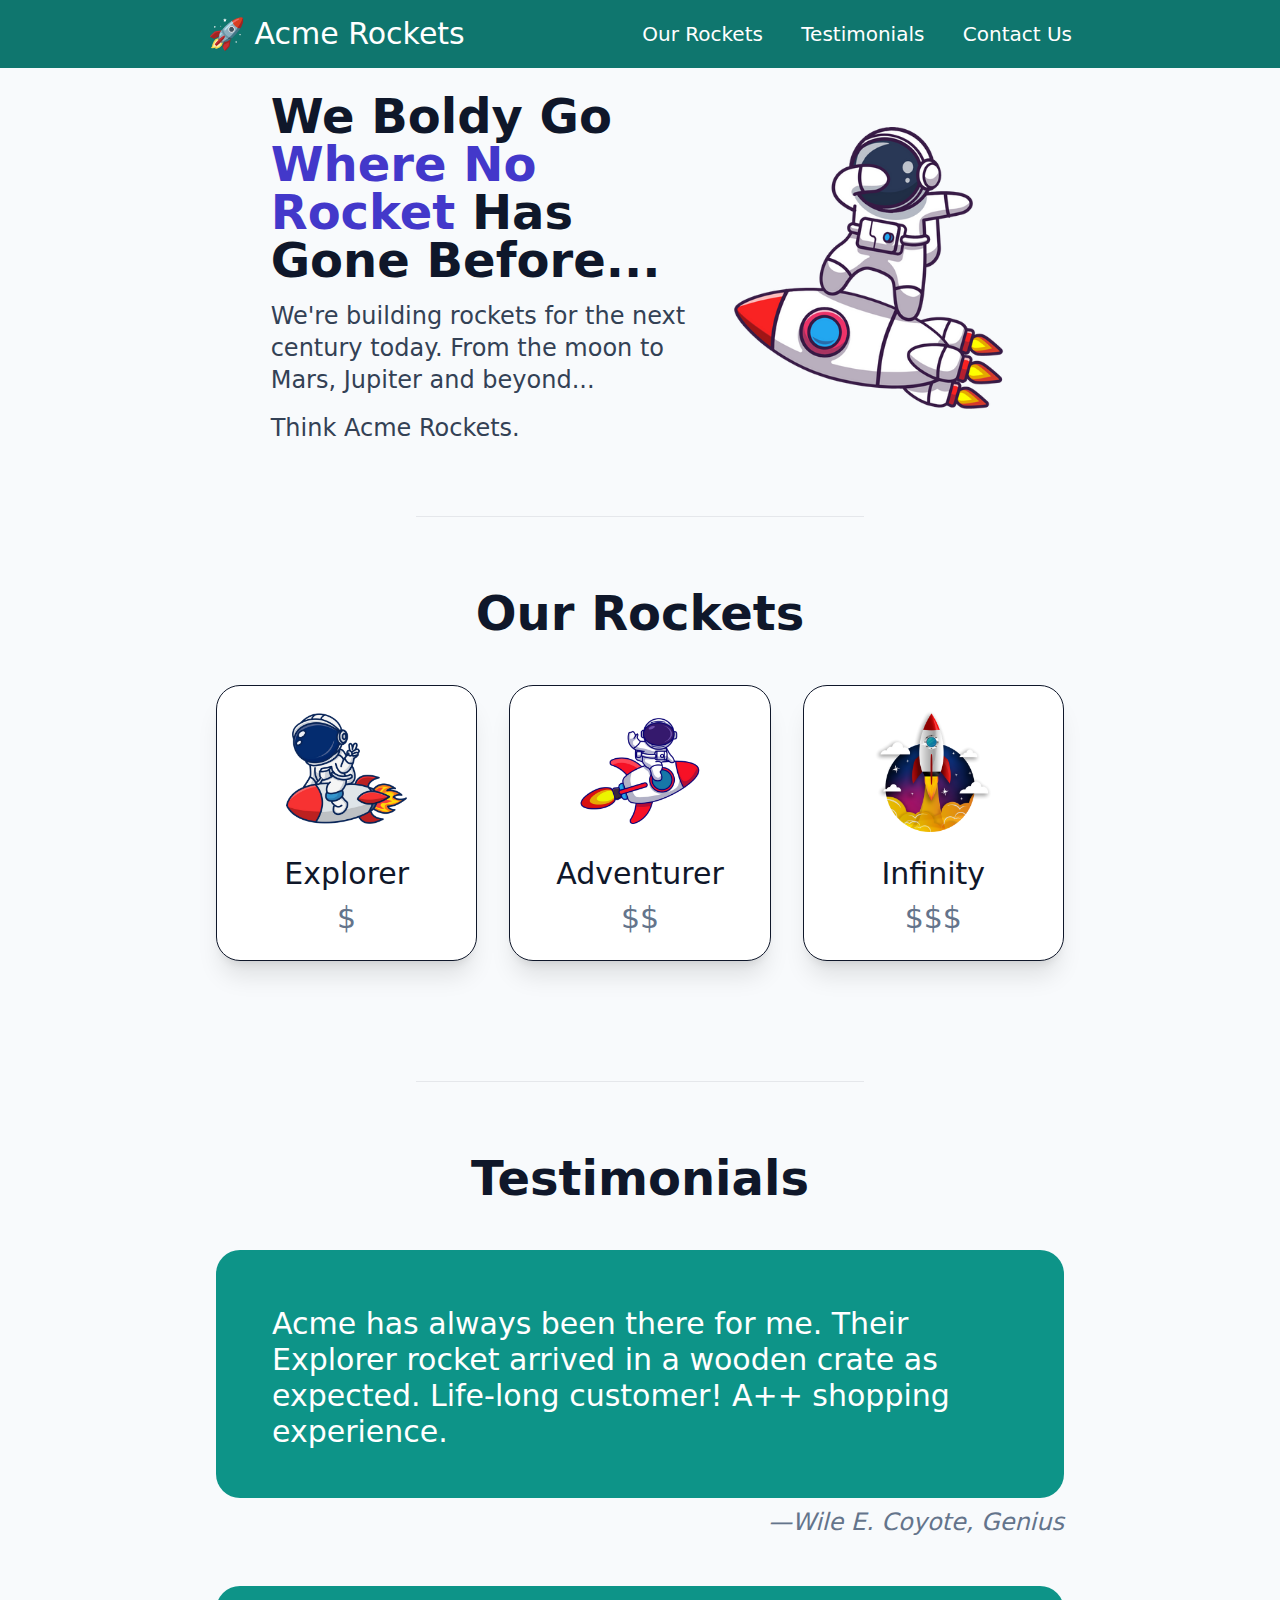
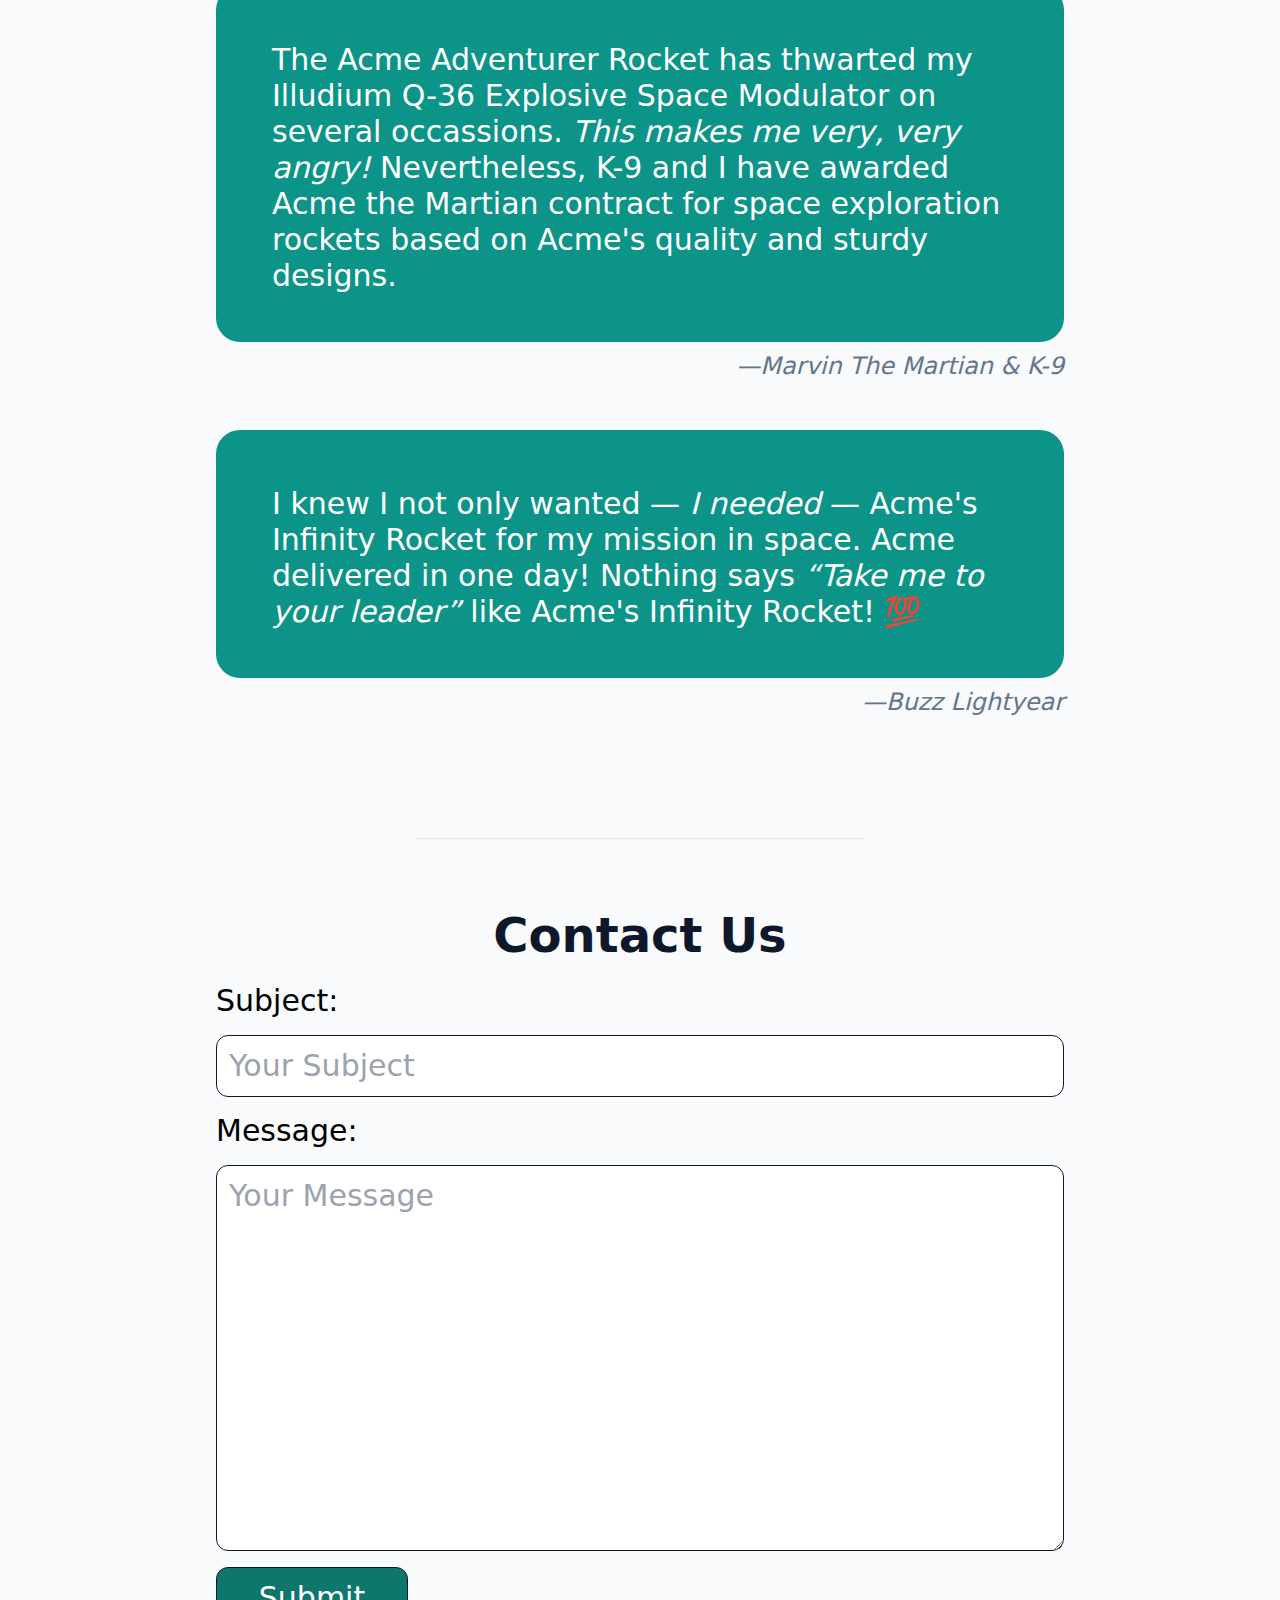
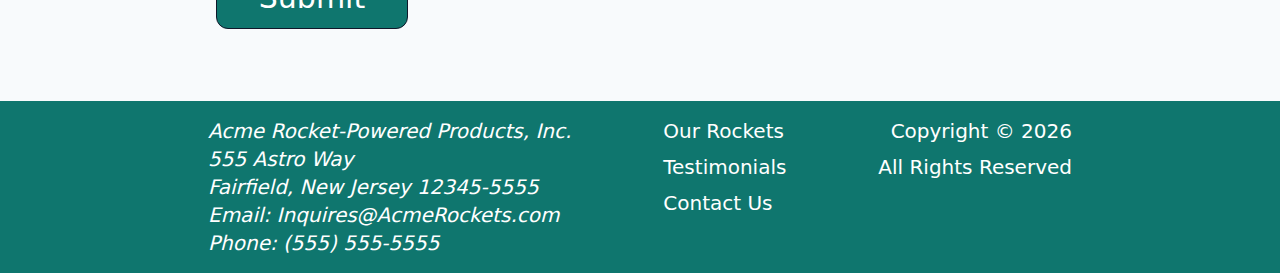
<file: index.html>
<!DOCTYPE html>
<html lang="en">
  <head>
    <meta charset="UTF-8" />
    <meta name="viewport" content="width=device-width, initial-scale=1.0" />
    <title>🚀 Acme Robots</title>
    <meta
      name="description"
      content="TailwindCSS project with custom styling" />
    <meta mame="author" content="Amy Rowell with tutorial from Dave Gray" />
    <link rel="stylesheet" href="src/style.css" />
    <script src="/main.js" defer></script>
  </head>

  <body class="min-h-screen bg-slate-50 dark:bg-black dark:text-white">
    <header class="bg-teal-700 text-white sticky top-0 z-10">
      <section class="max-w-4xl mx-auto p-4 flex justify-between items-center">
        <a href="#hero">
          <h1 class="home text-3xl font-medium">🚀 Acme Rockets</h1>
        </a>

        <div>
          <button
            id="mobile-open-button"
            class="text-3xl sm:hidden focus:outline-none">
            &#9776;
          </button>
          <nav class="hidden sm:block space-x-8 text-xl" aria-label="main">
            <a href="#rockets" class="rockets hover:opacity-90">Our Rockets</a>
            <a href="#testimonials" class="testimonials hover:opacity-90"
              >Testimonials</a
            >

            <a href="#contact" class="contact hover:opacity-90">Contact Us</a>
          </nav>
        </div>
      </section>
      <section
        id="mobile-menu"
        class="top-68 justify-center absolute hidden w-full origin-top animate-open-menu flex-col bg-black text-5xl">
        <nav
          class="flex min-h-screen flex-col items-center py-8"
          aria-label="mobile">
          <a href="#hero" class="hero w-full py-6 text-center hover:opacity-90"
            >Home</a
          >
          <a href="#rockets" class="w-full py-6 text-center hover:opacity-90"
            >Our Rockets</a
          >
          <a
            href="#testimonials"
            class="w-full py-6 text-center hover:opacity-90"
            >Testimonials</a
          >
          <a href="#contact" class="w-full py-6 text-center hover:opacity-90"
            >Contact Us</a
          >
          <a href="#footer" class="w-full py-6 text-center hover:opacity-90"
            >Legal</a
          >
        </nav>
      </section>
    </header>
    <main class="mx-auto max-w-4xl">
      <section
        id="hero"
        class="widescreen:section-min-height tallscreen:section-min-height mb-12 flex scroll-mt-40 flex-col-reverse items-center justify-center gap-8 p-6 sm:flex-row">
        <article class="sm:w-1/2">
          <h2
            class="max-w-md text-center text-4xl font-bold text-slate-900 dark:text-white sm:text-left sm:text-5xl">
            We Boldy Go
            <span class="text-indigo-700 dark:text-indigo-300"
              >Where No Rocket</span
            >
            Has Gone Before...
          </h2>
          <p
            class="mt-4 max-w-md text-center text-2xl text-slate-700 dark:text-slate-400 sm:text-left">
            We're building rockets for the next century today. From the moon to
            Mars, Jupiter and beyond...
          </p>
          <p
            class="mt-4 max-w-md text-center text-2xl text-slate-700 dark:text-slate-400 sm:text-left">
            Think Acme Rockets.
          </p>
        </article>

        <img
          data-test="rocketdab"
          class="w-1/3 hover:w-1/2 hover:transition-all"
          src="src/assets/rocketdab.png"
          alt="Rocket Dab" />
      </section>

      <hr class="mx-auto w-1/2 bg-black dark:bg-white" />

      <section
        id="rockets"
        class="widescreen:section-min-height tallscreen:section-min-height my-12 scroll-mt-20 p-6">
        <h2
          class="mb-6 text-center text-4xl font-bold text-slate-900 dark:text-white sm:text-5xl">
          Our Rockets
        </h2>
        <ul
          class="mx-auto my-12 flex list-none flex-col items-center gap-8 sm:flex-row">
          <li
            class="flex w-2/3 flex-col items-center rounded-3xl border border-solid border-slate-900 bg-white py-6 px-2 shadow-xl dark:border-gray-100 dark:bg-black sm:w-5/6">
            <img
              data-test="rocketman"
              src="src/assets/rocketman.png"
              alt="Explorer"
              class="mb-6 w-1/2 hover:w-9/12 hover:transition-all" />
            <h3 class="text-center text-3xl text-slate-900 dark:text-white">
              Explorer
            </h3>
            <p
              class="mt-2 hidden text-center text-3xl text-slate-500 dark:text-slate-400 sm:block">
              $
            </p>
            <p
              class="mt-2 text-center text-2xl text-slate-500 dark:text-slate-400 sm:hidden">
              Affordable Exploration
            </p>
          </li>
          <li
            class="flex w-2/3 flex-col items-center rounded-3xl border border-solid border-slate-900 bg-white py-6 px-2 shadow-xl dark:border-gray-100 dark:bg-black sm:w-5/6">
            <img
              data-test="rocketride"
              src="src/assets/rocketride.png"
              alt="Adventurer"
              class="mb-6 w-1/2 hover:w-9/12 hover:transition-all" />
            <h3 class="text-center text-3xl text-slate-900 dark:text-white">
              Adventurer
            </h3>
            <p
              class="mt-2 hidden text-center text-3xl text-slate-500 dark:text-slate-400 sm:block">
              $$
            </p>
            <p
              class="mt-2 text-center text-2xl text-slate-500 dark:text-slate-400 sm:hidden">
              Best Selling Rocket!
            </p>
          </li>
          <li
            class="flex w-2/3 flex-col items-center rounded-3xl border border-solid border-slate-900 bg-white py-6 px-2 shadow-xl dark:border-gray-100 dark:bg-black sm:w-5/6">
            <img
              data-test="rocketlaunch"
              src="src/assets/rocketlaunch.png"
              alt="Infinity"
              class="mb-6 w-1/2 hover:w-9/12 hover:transition-all" />
            <h3 class="text-center text-3xl text-slate-900 dark:text-white">
              Infinity
            </h3>
            <p
              class="mt-2 hidden text-center text-3xl text-slate-500 dark:text-slate-400 sm:block">
              $$$
            </p>
            <p
              class="mt-2 text-center text-2xl text-slate-500 dark:text-slate-400 sm:hidden">
              Luxury Starship
            </p>
          </li>
        </ul>
      </section>

      <hr class="mx-auto w-1/2 bg-black dark:bg-white" />

      <section
        id="testimonials"
        class="widescreen:section-min-height tallscreen:section-min-height my-12 scroll-mt-20 p-6">
        <h2
          class="mb-6 text-center text-4xl font-bold text-slate-900 dark:text-white sm:text-5xl">
          Testimonials
        </h2>
        <figure class="my-12">
          <blockquote
            class="relative rounded-3xl bg-teal-600 py-12 pl-14 pr-8 dark:bg-black">
            <p
              class="mt-2 text-left text-2xl text-white before:absolute before:top-0 before:left-0 before:translate-x-2 before:translate-y-2 before:transform before:font-serif before:text-9xl before:text-white before:opacity-25 before:content-['\201C'] after:absolute after:-bottom-20 after:right-0 after:-translate-x-2 after:-translate-y-2 after:transform after:font-serif after:text-9xl after:text-white after:opacity-25 after:content-['\201D'] dark:text-slate-400 sm:text-3xl">
              Acme has always been there for me. Their Explorer rocket arrived
              in a wooden crate as expected. Life-long customer! A++ shopping
              experience.
            </p>
          </blockquote>
          <figcaption
            class="mt-2 text-right text-xl italic text-slate-500 dark:text-slate-400 sm:text-2xl">
            &#8212;Wile E. Coyote, Genius
          </figcaption>
        </figure>
        <figure class="my-12">
          <blockquote
            class="relative rounded-3xl bg-teal-600 py-12 pl-14 pr-8 dark:bg-black">
            <p
              class="mt-2 text-left text-2xl text-white before:absolute before:top-0 before:left-0 before:translate-x-2 before:translate-y-2 before:transform before:font-serif before:text-9xl before:text-white before:opacity-25 before:content-['\201C'] after:absolute after:-bottom-20 after:right-0 after:-translate-x-2 after:-translate-y-2 after:transform after:font-serif after:text-9xl after:text-white after:opacity-25 after:content-['\201D'] dark:text-slate-400 sm:text-3xl">
              The Acme Adventurer Rocket has thwarted my Illudium Q-36 Explosive
              Space Modulator on several occassions.
              <span class="italic">This makes me very, very angry!</span>
              Nevertheless, K-9 and I have awarded Acme the Martian contract for
              space exploration rockets based on Acme's quality and sturdy
              designs.
            </p>
          </blockquote>
          <figcaption
            class="mt-2 text-right text-xl italic text-slate-500 dark:text-slate-400 sm:text-2xl">
            &#8212;Marvin The Martian &amp; K-9
          </figcaption>
        </figure>
        <figure class="my-12">
          <blockquote
            class="relative rounded-3xl bg-teal-600 py-12 pl-14 pr-8 dark:bg-black">
            <p
              class="mt-2 text-left text-2xl text-white before:absolute before:top-0 before:left-0 before:translate-x-2 before:translate-y-2 before:transform before:font-serif before:text-9xl before:text-white before:opacity-25 before:content-['\201C'] after:absolute after:-bottom-20 after:right-0 after:-translate-x-2 after:-translate-y-2 after:transform after:font-serif after:text-9xl after:text-white after:opacity-25 after:content-['\201D'] dark:text-slate-400 sm:text-3xl">
              I knew I not only wanted &#8212;
              <span class="italic">I needed</span> &#8212; Acme's Infinity
              Rocket for my mission in space. Acme delivered in one day! Nothing
              says <q class="italic">Take me to your leader</q> like Acme's
              Infinity Rocket! 💯
            </p>
          </blockquote>
          <figcaption
            class="mt-2 text-right text-xl italic text-slate-500 dark:text-slate-400 sm:text-2xl">
            &#8212;Buzz Lightyear
          </figcaption>
        </figure>
      </section>

      <hr class="mx-auto w-1/2 bg-black dark:bg-white" />

      <section
        id="contact"
        class="widescreen:section-min-height tallscreen:section-min-height my-12 scroll-mt-16 p-6">
        <h2
          class="mb-6 text-center text-4xl font-bold text-slate-900 dark:text-white sm:text-5xl">
          Contact Us
        </h2>
        <form
          name="contact"
          method="POST"
          netlify
          class="items-left mx-auto flex max-w-4xl flex-col gap-4 text-2xl sm:text-3xl">
          <label for="subject">Subject:</label>
          <input
            type="text"
            id="subject"
            name="subject"
            required
            minlength="3"
            maxlength="60"
            placeholder="Your Subject"
            class="w-full rounded-xl border border-solid border-slate-900 p-3 text-2xl text-black dark:border-none sm:text-3xl" />

          <label for="message">Message:</label>
          <textarea
            name="message"
            id="message"
            cols="30"
            rows="10"
            placeholder="Your Message"
            required
            class="w-full rounded-xl border border-solid border-slate-900 p-3 text-2xl text-black dark:border-none sm:text-3xl"></textarea>
          <button
            class="w-48 rounded-xl border border-solid border-slate-900 bg-teal-700 p-3 text-white hover:bg-teal-600 active:bg-teal-500 dark:border-none"
            data-cy="submit">
            Submit
          </button>
        </form>
      </section>
    </main>

    <footer class="bg-teal-700 text-xl text-white">
      <section
        class="mx-auto flex max-w-4xl flex-col p-4 sm:flex-row sm:justify-between">
        <address>
          <h2>Acme Rocket-Powered Products, Inc.</h2>
          555 Astro Way<br />
          Fairfield, New Jersey 12345-5555<br />
          Email:
          <a href="mailto:amymrowell@gmail.com">Inquires@AcmeRockets.com</a
          ><br />
          Phone: <a href="tel:+15555555555">(555) 555-5555</a>
        </address>
        <nav class="hidden flex-col gap-2 md:flex" aria-label="footer">
          <a href="#rockets" class="hover:opacity-90">Our Rockets</a>
          <a href="#testimonials" class="hover:opacity-90">Testimonials</a>
          <a href="#contactus" class="contactus hover:opacity-90">Contact Us</a>
        </nav>
        <div class="flex flex-col sm:gap-2">
          <p class="text-right">Copyright &copy; <span id="year"></span></p>
          <p class="text-right">All Rights Reserved</p>
        </div>
      </section>
    </footer>
  </body>
</html>
</file>
<file: src/style.css>
/*
! tailwindcss v3.4.1 | MIT License | https://tailwindcss.com
*/

/*
1. Prevent padding and border from affecting element width. (https://github.com/mozdevs/cssremedy/issues/4)
2. Allow adding a border to an element by just adding a border-width. (https://github.com/tailwindcss/tailwindcss/pull/116)
*/

*,
::before,
::after {
  box-sizing: border-box;
  /* 1 */
  border-width: 0;
  /* 2 */
  border-style: solid;
  /* 2 */
  border-color: #e5e7eb;
  /* 2 */
}

::before,
::after {
  --tw-content: '';
}

/*
1. Use a consistent sensible line-height in all browsers.
2. Prevent adjustments of font size after orientation changes in iOS.
3. Use a more readable tab size.
4. Use the user's configured `sans` font-family by default.
5. Use the user's configured `sans` font-feature-settings by default.
6. Use the user's configured `sans` font-variation-settings by default.
7. Disable tap highlights on iOS
*/

html,
:host {
  line-height: 1.5;
  /* 1 */
  -webkit-text-size-adjust: 100%;
  /* 2 */
  -moz-tab-size: 4;
  /* 3 */
  -o-tab-size: 4;
  tab-size: 4;
  /* 3 */
  font-family: ui-sans-serif, system-ui, sans-serif, 'Apple Color Emoji',
    'Segoe UI Emoji', 'Segoe UI Symbol', 'Noto Color Emoji';
  /* 4 */
  font-feature-settings: normal;
  /* 5 */
  font-variation-settings: normal;
  /* 6 */
  -webkit-tap-highlight-color: transparent;
  /* 7 */
}

/*
1. Remove the margin in all browsers.
2. Inherit line-height from `html` so users can set them as a class directly on the `html` element.
*/

body {
  margin: 0;
  /* 1 */
  line-height: inherit;
  /* 2 */
}

/*
1. Add the correct height in Firefox.
2. Correct the inheritance of border color in Firefox. (https://bugzilla.mozilla.org/show_bug.cgi?id=190655)
3. Ensure horizontal rules are visible by default.
*/

hr {
  height: 0;
  /* 1 */
  color: inherit;
  /* 2 */
  border-top-width: 1px;
  /* 3 */
}

/*
Add the correct text decoration in Chrome, Edge, and Safari.
*/

abbr:where([title]) {
  -webkit-text-decoration: underline dotted;
  text-decoration: underline dotted;
}

/*
Remove the default font size and weight for headings.
*/

h1,
h2,
h3,
h4,
h5,
h6 {
  font-size: inherit;
  font-weight: inherit;
}

/*
Reset links to optimize for opt-in styling instead of opt-out.
*/

a {
  color: inherit;
  text-decoration: inherit;
}

/*
Add the correct font weight in Edge and Safari.
*/

b,
strong {
  font-weight: bolder;
}

/*
1. Use the user's configured `mono` font-family by default.
2. Use the user's configured `mono` font-feature-settings by default.
3. Use the user's configured `mono` font-variation-settings by default.
4. Correct the odd `em` font sizing in all browsers.
*/

code,
kbd,
samp,
pre {
  font-family: ui-monospace, SFMono-Regular, Menlo, Monaco, Consolas,
    'Liberation Mono', 'Courier New', monospace;
  /* 1 */
  font-feature-settings: normal;
  /* 2 */
  font-variation-settings: normal;
  /* 3 */
  font-size: 1em;
  /* 4 */
}

/*
Add the correct font size in all browsers.
*/

small {
  font-size: 80%;
}

/*
Prevent `sub` and `sup` elements from affecting the line height in all browsers.
*/

sub,
sup {
  font-size: 75%;
  line-height: 0;
  position: relative;
  vertical-align: baseline;
}

sub {
  bottom: -0.25em;
}

sup {
  top: -0.5em;
}

/*
1. Remove text indentation from table contents in Chrome and Safari. (https://bugs.chromium.org/p/chromium/issues/detail?id=999088, https://bugs.webkit.org/show_bug.cgi?id=201297)
2. Correct table border color inheritance in all Chrome and Safari. (https://bugs.chromium.org/p/chromium/issues/detail?id=935729, https://bugs.webkit.org/show_bug.cgi?id=195016)
3. Remove gaps between table borders by default.
*/

table {
  text-indent: 0;
  /* 1 */
  border-color: inherit;
  /* 2 */
  border-collapse: collapse;
  /* 3 */
}

/*
1. Change the font styles in all browsers.
2. Remove the margin in Firefox and Safari.
3. Remove default padding in all browsers.
*/

button,
input,
optgroup,
select,
textarea {
  font-family: inherit;
  /* 1 */
  font-feature-settings: inherit;
  /* 1 */
  font-variation-settings: inherit;
  /* 1 */
  font-size: 100%;
  /* 1 */
  font-weight: inherit;
  /* 1 */
  line-height: inherit;
  /* 1 */
  color: inherit;
  /* 1 */
  margin: 0;
  /* 2 */
  padding: 0;
  /* 3 */
}

/*
Remove the inheritance of text transform in Edge and Firefox.
*/

button,
select {
  text-transform: none;
}

/*
1. Correct the inability to style clickable types in iOS and Safari.
2. Remove default button styles.
*/

button,
[type='button'],
[type='reset'],
[type='submit'] {
  -webkit-appearance: button;
  /* 1 */
  background-color: transparent;
  /* 2 */
  background-image: none;
  /* 2 */
}

/*
Use the modern Firefox focus style for all focusable elements.
*/

:-moz-focusring {
  outline: auto;
}

/*
Remove the additional `:invalid` styles in Firefox. (https://github.com/mozilla/gecko-dev/blob/2f9eacd9d3d995c937b4251a5557d95d494c9be1/layout/style/res/forms.css#L728-L737)
*/

:-moz-ui-invalid {
  box-shadow: none;
}

/*
Add the correct vertical alignment in Chrome and Firefox.
*/

progress {
  vertical-align: baseline;
}

/*
Correct the cursor style of increment and decrement buttons in Safari.
*/

::-webkit-inner-spin-button,
::-webkit-outer-spin-button {
  height: auto;
}

/*
1. Correct the odd appearance in Chrome and Safari.
2. Correct the outline style in Safari.
*/

[type='search'] {
  -webkit-appearance: textfield;
  /* 1 */
  outline-offset: -2px;
  /* 2 */
}

/*
Remove the inner padding in Chrome and Safari on macOS.
*/

::-webkit-search-decoration {
  -webkit-appearance: none;
}

/*
1. Correct the inability to style clickable types in iOS and Safari.
2. Change font properties to `inherit` in Safari.
*/

::-webkit-file-upload-button {
  -webkit-appearance: button;
  /* 1 */
  font: inherit;
  /* 2 */
}

/*
Add the correct display in Chrome and Safari.
*/

summary {
  display: list-item;
}

/*
Removes the default spacing and border for appropriate elements.
*/

blockquote,
dl,
dd,
h1,
h2,
h3,
h4,
h5,
h6,
hr,
figure,
p,
pre {
  margin: 0;
}

fieldset {
  margin: 0;
  padding: 0;
}

legend {
  padding: 0;
}

ol,
ul,
menu {
  list-style: none;
  margin: 0;
  padding: 0;
}

/*
Reset default styling for dialogs.
*/

dialog {
  padding: 0;
}

/*
Prevent resizing textareas horizontally by default.
*/

textarea {
  resize: vertical;
}

/*
1. Reset the default placeholder opacity in Firefox. (https://github.com/tailwindlabs/tailwindcss/issues/3300)
2. Set the default placeholder color to the user's configured gray 400 color.
*/

input::-moz-placeholder,
textarea::-moz-placeholder {
  opacity: 1;
  /* 1 */
  color: #9ca3af;
  /* 2 */
}

input::placeholder,
textarea::placeholder {
  opacity: 1;
  /* 1 */
  color: #9ca3af;
  /* 2 */
}

/*
Set the default cursor for buttons.
*/

button,
[role='button'] {
  cursor: pointer;
}

/*
Make sure disabled buttons don't get the pointer cursor.
*/

:disabled {
  cursor: default;
}

/*
1. Make replaced elements `display: block` by default. (https://github.com/mozdevs/cssremedy/issues/14)
2. Add `vertical-align: middle` to align replaced elements more sensibly by default. (https://github.com/jensimmons/cssremedy/issues/14#issuecomment-634934210)
   This can trigger a poorly considered lint error in some tools but is included by design.
*/

img,
svg,
video,
canvas,
audio,
iframe,
embed,
object {
  display: block;
  /* 1 */
  vertical-align: middle;
  /* 2 */
}

/*
Constrain images and videos to the parent width and preserve their intrinsic aspect ratio. (https://github.com/mozdevs/cssremedy/issues/14)
*/

img,
video {
  max-width: 100%;
  height: auto;
}

/* Make elements with the HTML hidden attribute stay hidden by default */

[hidden] {
  display: none;
}

*,
::before,
::after {
  --tw-border-spacing-x: 0;
  --tw-border-spacing-y: 0;
  --tw-translate-x: 0;
  --tw-translate-y: 0;
  --tw-rotate: 0;
  --tw-skew-x: 0;
  --tw-skew-y: 0;
  --tw-scale-x: 1;
  --tw-scale-y: 1;
  --tw-pan-x: ;
  --tw-pan-y: ;
  --tw-pinch-zoom: ;
  --tw-scroll-snap-strictness: proximity;
  --tw-gradient-from-position: ;
  --tw-gradient-via-position: ;
  --tw-gradient-to-position: ;
  --tw-ordinal: ;
  --tw-slashed-zero: ;
  --tw-numeric-figure: ;
  --tw-numeric-spacing: ;
  --tw-numeric-fraction: ;
  --tw-ring-inset: ;
  --tw-ring-offset-width: 0px;
  --tw-ring-offset-color: #fff;
  --tw-ring-color: rgb(59 130 246 / 0.5);
  --tw-ring-offset-shadow: 0 0 #0000;
  --tw-ring-shadow: 0 0 #0000;
  --tw-shadow: 0 0 #0000;
  --tw-shadow-colored: 0 0 #0000;
  --tw-blur: ;
  --tw-brightness: ;
  --tw-contrast: ;
  --tw-grayscale: ;
  --tw-hue-rotate: ;
  --tw-invert: ;
  --tw-saturate: ;
  --tw-sepia: ;
  --tw-drop-shadow: ;
  --tw-backdrop-blur: ;
  --tw-backdrop-brightness: ;
  --tw-backdrop-contrast: ;
  --tw-backdrop-grayscale: ;
  --tw-backdrop-hue-rotate: ;
  --tw-backdrop-invert: ;
  --tw-backdrop-opacity: ;
  --tw-backdrop-saturate: ;
  --tw-backdrop-sepia: ;
}

::backdrop {
  --tw-border-spacing-x: 0;
  --tw-border-spacing-y: 0;
  --tw-translate-x: 0;
  --tw-translate-y: 0;
  --tw-rotate: 0;
  --tw-skew-x: 0;
  --tw-skew-y: 0;
  --tw-scale-x: 1;
  --tw-scale-y: 1;
  --tw-pan-x: ;
  --tw-pan-y: ;
  --tw-pinch-zoom: ;
  --tw-scroll-snap-strictness: proximity;
  --tw-gradient-from-position: ;
  --tw-gradient-via-position: ;
  --tw-gradient-to-position: ;
  --tw-ordinal: ;
  --tw-slashed-zero: ;
  --tw-numeric-figure: ;
  --tw-numeric-spacing: ;
  --tw-numeric-fraction: ;
  --tw-ring-inset: ;
  --tw-ring-offset-width: 0px;
  --tw-ring-offset-color: #fff;
  --tw-ring-color: rgb(59 130 246 / 0.5);
  --tw-ring-offset-shadow: 0 0 #0000;
  --tw-ring-shadow: 0 0 #0000;
  --tw-shadow: 0 0 #0000;
  --tw-shadow-colored: 0 0 #0000;
  --tw-blur: ;
  --tw-brightness: ;
  --tw-contrast: ;
  --tw-grayscale: ;
  --tw-hue-rotate: ;
  --tw-invert: ;
  --tw-saturate: ;
  --tw-sepia: ;
  --tw-drop-shadow: ;
  --tw-backdrop-blur: ;
  --tw-backdrop-brightness: ;
  --tw-backdrop-contrast: ;
  --tw-backdrop-grayscale: ;
  --tw-backdrop-hue-rotate: ;
  --tw-backdrop-invert: ;
  --tw-backdrop-opacity: ;
  --tw-backdrop-saturate: ;
  --tw-backdrop-sepia: ;
}

.absolute {
  position: absolute;
}

.relative {
  position: relative;
}

.sticky {
  position: sticky;
}

.top-0 {
  top: 0px;
}

.z-10 {
  z-index: 10;
}

.mx-auto {
  margin-left: auto;
  margin-right: auto;
}

.my-12 {
  margin-top: 3rem;
  margin-bottom: 3rem;
}

.mb-12 {
  margin-bottom: 3rem;
}

.mb-6 {
  margin-bottom: 1.5rem;
}

.mt-2 {
  margin-top: 0.5rem;
}

.mt-4 {
  margin-top: 1rem;
}

.flex {
  display: flex;
}

.hidden {
  display: none;
}

.min-h-screen {
  min-height: 100vh;
}

.w-1\/2 {
  width: 50%;
}

.w-1\/3 {
  width: 33.333333%;
}

.w-2\/3 {
  width: 66.666667%;
}

.w-48 {
  width: 12rem;
}

.w-full {
  width: 100%;
}

.max-w-4xl {
  max-width: 56rem;
}

.max-w-md {
  max-width: 28rem;
}

.origin-top {
  transform-origin: top;
}

.scroll-mt-16 {
  scroll-margin-top: 4rem;
}

.scroll-mt-20 {
  scroll-margin-top: 5rem;
}

.scroll-mt-40 {
  scroll-margin-top: 10rem;
}

.list-none {
  list-style-type: none;
}

.flex-col {
  flex-direction: column;
}

.flex-col-reverse {
  flex-direction: column-reverse;
}

.items-center {
  align-items: center;
}

.justify-center {
  justify-content: center;
}

.justify-between {
  justify-content: space-between;
}

.gap-2 {
  gap: 0.5rem;
}

.gap-4 {
  gap: 1rem;
}

.gap-8 {
  gap: 2rem;
}

.space-x-8 > :not([hidden]) ~ :not([hidden]) {
  --tw-space-x-reverse: 0;
  margin-right: calc(2rem * var(--tw-space-x-reverse));
  margin-left: calc(2rem * calc(1 - var(--tw-space-x-reverse)));
}

.rounded-3xl {
  border-radius: 1.5rem;
}

.rounded-xl {
  border-radius: 0.75rem;
}

.border {
  border-width: 1px;
}

.border-solid {
  border-style: solid;
}

.border-slate-900 {
  --tw-border-opacity: 1;
  border-color: rgb(15 23 42 / var(--tw-border-opacity));
}

.bg-black {
  --tw-bg-opacity: 1;
  background-color: rgb(0 0 0 / var(--tw-bg-opacity));
}

.bg-slate-50 {
  --tw-bg-opacity: 1;
  background-color: rgb(248 250 252 / var(--tw-bg-opacity));
}

.bg-teal-600 {
  --tw-bg-opacity: 1;
  background-color: rgb(13 148 136 / var(--tw-bg-opacity));
}

.bg-teal-700 {
  --tw-bg-opacity: 1;
  background-color: rgb(15 118 110 / var(--tw-bg-opacity));
}

.bg-white {
  --tw-bg-opacity: 1;
  background-color: rgb(255 255 255 / var(--tw-bg-opacity));
}

.p-3 {
  padding: 0.75rem;
}

.p-4 {
  padding: 1rem;
}

.p-6 {
  padding: 1.5rem;
}

.px-2 {
  padding-left: 0.5rem;
  padding-right: 0.5rem;
}

.py-12 {
  padding-top: 3rem;
  padding-bottom: 3rem;
}

.py-6 {
  padding-top: 1.5rem;
  padding-bottom: 1.5rem;
}

.py-8 {
  padding-top: 2rem;
  padding-bottom: 2rem;
}

.pl-14 {
  padding-left: 3.5rem;
}

.pr-8 {
  padding-right: 2rem;
}

.text-left {
  text-align: left;
}

.text-center {
  text-align: center;
}

.text-right {
  text-align: right;
}

.text-2xl {
  font-size: 1.5rem;
  line-height: 2rem;
}

.text-3xl {
  font-size: 1.875rem;
  line-height: 2.25rem;
}

.text-4xl {
  font-size: 2.25rem;
  line-height: 2.5rem;
}

.text-5xl {
  font-size: 3rem;
  line-height: 1;
}

.text-xl {
  font-size: 1.25rem;
  line-height: 1.75rem;
}

.font-bold {
  font-weight: 700;
}

.font-medium {
  font-weight: 500;
}

.italic {
  font-style: italic;
}

.text-black {
  --tw-text-opacity: 1;
  color: rgb(0 0 0 / var(--tw-text-opacity));
}

.text-indigo-700 {
  --tw-text-opacity: 1;
  color: rgb(67 56 202 / var(--tw-text-opacity));
}

.text-slate-500 {
  --tw-text-opacity: 1;
  color: rgb(100 116 139 / var(--tw-text-opacity));
}

.text-slate-700 {
  --tw-text-opacity: 1;
  color: rgb(51 65 85 / var(--tw-text-opacity));
}

.text-slate-900 {
  --tw-text-opacity: 1;
  color: rgb(15 23 42 / var(--tw-text-opacity));
}

.text-white {
  --tw-text-opacity: 1;
  color: rgb(255 255 255 / var(--tw-text-opacity));
}

.shadow-xl {
  --tw-shadow: 0 20px 25px -5px rgb(0 0 0 / 0.1),
    0 8px 10px -6px rgb(0 0 0 / 0.1);
  --tw-shadow-colored: 0 20px 25px -5px var(--tw-shadow-color),
    0 8px 10px -6px var(--tw-shadow-color);
  box-shadow: var(--tw-ring-offset-shadow, 0 0 #0000),
    var(--tw-ring-shadow, 0 0 #0000), var(--tw-shadow);
}

.before\:absolute::before {
  content: var(--tw-content);
  position: absolute;
}

.before\:left-0::before {
  content: var(--tw-content);
  left: 0px;
}

.before\:top-0::before {
  content: var(--tw-content);
  top: 0px;
}

.before\:translate-x-2::before {
  content: var(--tw-content);
  --tw-translate-x: 0.5rem;
  transform: translate(var(--tw-translate-x), var(--tw-translate-y))
    rotate(var(--tw-rotate)) skewX(var(--tw-skew-x)) skewY(var(--tw-skew-y))
    scaleX(var(--tw-scale-x)) scaleY(var(--tw-scale-y));
}

.before\:translate-y-2::before {
  content: var(--tw-content);
  --tw-translate-y: 0.5rem;
  transform: translate(var(--tw-translate-x), var(--tw-translate-y))
    rotate(var(--tw-rotate)) skewX(var(--tw-skew-x)) skewY(var(--tw-skew-y))
    scaleX(var(--tw-scale-x)) scaleY(var(--tw-scale-y));
}

.before\:transform::before {
  content: var(--tw-content);
  transform: translate(var(--tw-translate-x), var(--tw-translate-y))
    rotate(var(--tw-rotate)) skewX(var(--tw-skew-x)) skewY(var(--tw-skew-y))
    scaleX(var(--tw-scale-x)) scaleY(var(--tw-scale-y));
}

.before\:font-serif::before {
  content: var(--tw-content);
  font-family: ui-serif, Georgia, Cambria, 'Times New Roman', Times, serif;
}

.before\:text-9xl::before {
  content: var(--tw-content);
  font-size: 8rem;
  line-height: 1;
}

.before\:text-white::before {
  content: var(--tw-content);
  --tw-text-opacity: 1;
  color: rgb(255 255 255 / var(--tw-text-opacity));
}

.before\:opacity-25::before {
  content: var(--tw-content);
  opacity: 0.25;
}

.before\:content-\[\'\\201c\'\]::before {
  --tw-content: '\201C';
  content: var(--tw-content);
}

.after\:absolute::after {
  content: var(--tw-content);
  position: absolute;
}

.after\:-bottom-20::after {
  content: var(--tw-content);
  bottom: -5rem;
}

.after\:right-0::after {
  content: var(--tw-content);
  right: 0px;
}

.after\:-translate-x-2::after {
  content: var(--tw-content);
  --tw-translate-x: -0.5rem;
  transform: translate(var(--tw-translate-x), var(--tw-translate-y))
    rotate(var(--tw-rotate)) skewX(var(--tw-skew-x)) skewY(var(--tw-skew-y))
    scaleX(var(--tw-scale-x)) scaleY(var(--tw-scale-y));
}

.after\:-translate-y-2::after {
  content: var(--tw-content);
  --tw-translate-y: -0.5rem;
  transform: translate(var(--tw-translate-x), var(--tw-translate-y))
    rotate(var(--tw-rotate)) skewX(var(--tw-skew-x)) skewY(var(--tw-skew-y))
    scaleX(var(--tw-scale-x)) scaleY(var(--tw-scale-y));
}

.after\:transform::after {
  content: var(--tw-content);
  transform: translate(var(--tw-translate-x), var(--tw-translate-y))
    rotate(var(--tw-rotate)) skewX(var(--tw-skew-x)) skewY(var(--tw-skew-y))
    scaleX(var(--tw-scale-x)) scaleY(var(--tw-scale-y));
}

.after\:font-serif::after {
  content: var(--tw-content);
  font-family: ui-serif, Georgia, Cambria, 'Times New Roman', Times, serif;
}

.after\:text-9xl::after {
  content: var(--tw-content);
  font-size: 8rem;
  line-height: 1;
}

.after\:text-white::after {
  content: var(--tw-content);
  --tw-text-opacity: 1;
  color: rgb(255 255 255 / var(--tw-text-opacity));
}

.after\:opacity-25::after {
  content: var(--tw-content);
  opacity: 0.25;
}

.after\:content-\[\'\\201d\'\]::after {
  --tw-content: '\201D';
  content: var(--tw-content);
}

.hover\:w-1\/2:hover {
  width: 50%;
}

.hover\:w-9\/12:hover {
  width: 75%;
}

.hover\:bg-teal-600:hover {
  --tw-bg-opacity: 1;
  background-color: rgb(13 148 136 / var(--tw-bg-opacity));
}

.hover\:opacity-90:hover {
  opacity: 0.9;
}

.hover\:transition-all:hover {
  transition-property: all;
  transition-timing-function: cubic-bezier(0.4, 0, 0.2, 1);
  transition-duration: 150ms;
}

.focus\:outline-none:focus {
  outline: 2px solid transparent;
  outline-offset: 2px;
}

.active\:bg-teal-500:active {
  --tw-bg-opacity: 1;
  background-color: rgb(20 184 166 / var(--tw-bg-opacity));
}

@media (min-width: 640px) {
  .sm\:block {
    display: block;
  }

  .sm\:hidden {
    display: none;
  }

  .sm\:w-1\/2 {
    width: 50%;
  }

  .sm\:w-5\/6 {
    width: 83.333333%;
  }

  .sm\:flex-row {
    flex-direction: row;
  }

  .sm\:justify-between {
    justify-content: space-between;
  }

  .sm\:gap-2 {
    gap: 0.5rem;
  }

  .sm\:text-left {
    text-align: left;
  }

  .sm\:text-2xl {
    font-size: 1.5rem;
    line-height: 2rem;
  }

  .sm\:text-3xl {
    font-size: 1.875rem;
    line-height: 2.25rem;
  }

  .sm\:text-5xl {
    font-size: 3rem;
    line-height: 1;
  }
}

@media (min-width: 768px) {
  .md\:flex {
    display: flex;
  }
}

@media (prefers-color-scheme: dark) {
  .dark\:border-none {
    border-style: none;
  }

  .dark\:border-gray-100 {
    --tw-border-opacity: 1;
    border-color: rgb(243 244 246 / var(--tw-border-opacity));
  }

  .dark\:bg-black {
    --tw-bg-opacity: 1;
    background-color: rgb(0 0 0 / var(--tw-bg-opacity));
  }

  .dark\:bg-white {
    --tw-bg-opacity: 1;
    background-color: rgb(255 255 255 / var(--tw-bg-opacity));
  }

  .dark\:text-indigo-300 {
    --tw-text-opacity: 1;
    color: rgb(165 180 252 / var(--tw-text-opacity));
  }

  .dark\:text-slate-400 {
    --tw-text-opacity: 1;
    color: rgb(148 163 184 / var(--tw-text-opacity));
  }

  .dark\:text-white {
    --tw-text-opacity: 1;
    color: rgb(255 255 255 / var(--tw-text-opacity));
  }
}
</file>
